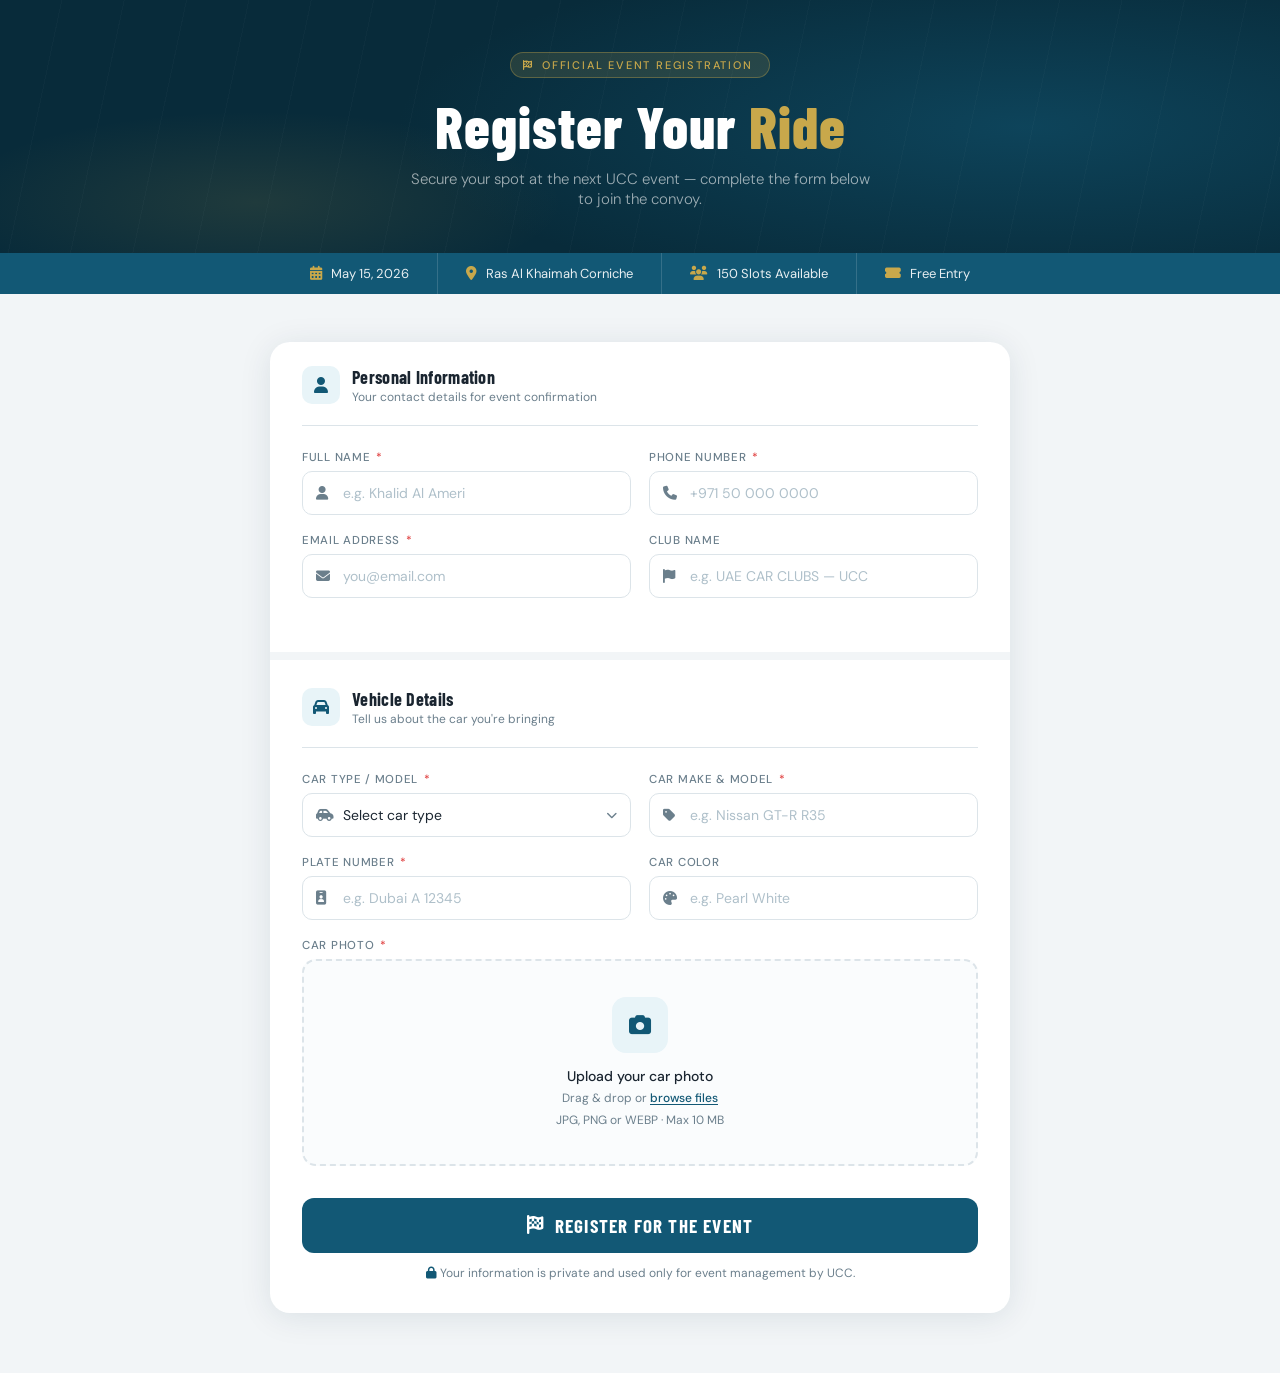
<file: register.html>
<!DOCTYPE html>
<html lang="en">
<head>
  <meta charset="UTF-8">
  <meta name="viewport" content="width=device-width, initial-scale=1.0">
  <title>Event Registration — UAE CAR CLUBS (UCC)</title>
  <link rel="preconnect" href="https://fonts.googleapis.com">
  <link rel="preconnect" href="https://fonts.gstatic.com" crossorigin>
  <link href="https://fonts.googleapis.com/css2?family=Barlow+Condensed:wght@400;600;700;800&family=DM+Sans:ital,wght@0,300;0,400;0,500;1,300&display=swap" rel="stylesheet">
  <link rel="stylesheet" href="https://cdnjs.cloudflare.com/ajax/libs/font-awesome/6.5.0/css/all.min.css">

  <style>
    *, *::before, *::after { box-sizing: border-box; margin: 0; padding: 0; }

    :root {
      --ucc:       #125875;
      --ucc-dark:  #0d3f55;
      --ucc-deep:  #082b3a;
      --ucc-light: #e8f4f8;
      --ucc-glow:  rgba(18, 88, 117, 0.18);
      --gold:      #c8a84b;
      --gold-lt:   #f5e9c7;
      --bg:        #f2f5f7;
      --card:      #ffffff;
      --text:      #1a2530;
      --muted:     #6b7f8c;
      --border:    #dce4e9;
      --radius:    14px;
      --shadow:    0 4px 32px rgba(12, 52, 70, 0.10);
    }

    body {
      font-family: 'DM Sans', sans-serif;
      background: var(--bg);
      color: var(--text);
      min-height: 100vh;
      overflow-x: hidden;
    }

    /* ── HERO HEADER ── */
    .reg-hero {
      background: var(--ucc-deep);
      position: relative;
      overflow: hidden;
      padding: 52px 24px 44px;
      text-align: center;
    }

    .reg-hero::before {
      content: '';
      position: absolute;
      inset: 0;
      background:
        radial-gradient(ellipse 70% 100% at 80% 50%, rgba(18,88,117,0.55) 0%, transparent 70%),
        radial-gradient(ellipse 40% 60% at 20% 80%, rgba(200,168,75,0.12) 0%, transparent 60%);
      pointer-events: none;
    }

    /* Decorative speed lines */
    .reg-hero::after {
      content: '';
      position: absolute;
      top: 0; left: 0; right: 0; bottom: 0;
      background-image:
        repeating-linear-gradient(
          102deg,
          transparent,
          transparent 60px,
          rgba(255,255,255,0.018) 60px,
          rgba(255,255,255,0.018) 61px
        );
      pointer-events: none;
    }

    .hero-badge {
      display: inline-flex;
      align-items: center;
      gap: 8px;
      background: rgba(200,168,75,0.15);
      border: 1px solid rgba(200,168,75,0.35);
      color: var(--gold);
      font-size: 11px;
      font-weight: 500;
      letter-spacing: 1.8px;
      text-transform: uppercase;
      padding: 5px 16px 5px 12px;
      border-radius: 40px;
      margin-bottom: 18px;
      position: relative;
      z-index: 1;
    }

    .hero-badge i { font-size: 10px; }

    .reg-hero h1 {
      font-family: 'Barlow Condensed', sans-serif;
      font-size: clamp(36px, 6vw, 58px);
      font-weight: 800;
      color: #fff;
      letter-spacing: 1px;
      line-height: 1.05;
      position: relative;
      z-index: 1;
    }

    .reg-hero h1 span {
      color: var(--gold);
    }

    .reg-hero p {
      color: rgba(255,255,255,0.6);
      font-size: 15px;
      margin-top: 12px;
      font-weight: 300;
      position: relative;
      z-index: 1;
      max-width: 460px;
      margin-left: auto;
      margin-right: auto;
    }

    /* Event info strip */
    .event-strip {
      background: var(--ucc);
      display: flex;
      justify-content: center;
      flex-wrap: wrap;
      gap: 0;
    }

    .event-strip-item {
      display: flex;
      align-items: center;
      gap: 9px;
      padding: 12px 28px;
      color: rgba(255,255,255,0.9);
      font-size: 13px;
      font-weight: 400;
      border-right: 1px solid rgba(255,255,255,0.15);
    }

    .event-strip-item:last-child { border-right: none; }
    .event-strip-item i { color: var(--gold); font-size: 14px; }

    /* ── FORM CARD ── */
    .form-wrapper {
      max-width: 780px;
      margin: 48px auto 60px;
      padding: 0 20px;
    }

    .form-card {
      background: var(--card);
      border-radius: 20px;
      box-shadow: var(--shadow);
      overflow: hidden;
      animation: slideUp 0.6s ease both;
    }

    @keyframes slideUp {
      from { opacity: 0; transform: translateY(28px); }
      to   { opacity: 1; transform: translateY(0); }
    }

    /* Section header inside card */
    .form-section-head {
      display: flex;
      align-items: center;
      gap: 12px;
      padding: 24px 32px 0;
      margin-bottom: 20px;
    }

    .section-icon {
      width: 38px;
      height: 38px;
      border-radius: 10px;
      background: var(--ucc-light);
      display: flex;
      align-items: center;
      justify-content: center;
      flex-shrink: 0;
    }

    .section-icon i { color: var(--ucc); font-size: 16px; }

    .section-label h3 {
      font-family: 'Barlow Condensed', sans-serif;
      font-size: 18px;
      font-weight: 700;
      color: var(--text);
      letter-spacing: 0.3px;
    }

    .section-label p {
      font-size: 12px;
      color: var(--muted);
      margin-top: 1px;
    }

    .form-divider {
      height: 1px;
      background: var(--border);
      margin: 0 32px 24px;
    }

    /* ── GRID FIELDS ── */
    .form-body {
      padding: 0 32px 32px;
    }

    .form-row {
      display: grid;
      grid-template-columns: 1fr 1fr;
      gap: 18px;
      margin-bottom: 18px;
    }

    .form-row.full {
      grid-template-columns: 1fr;
    }

    .field-group {
      display: flex;
      flex-direction: column;
      gap: 6px;
    }

    .field-group label {
      font-size: 11.5px;
      font-weight: 500;
      color: var(--muted);
      text-transform: uppercase;
      letter-spacing: 0.7px;
    }

    .field-group label span.req {
      color: #e04040;
      margin-left: 2px;
    }

    .input-wrap {
      position: relative;
    }

    .input-wrap i {
      position: absolute;
      left: 14px;
      top: 50%;
      transform: translateY(-50%);
      color: var(--muted);
      font-size: 14px;
      pointer-events: none;
      transition: color 0.2s;
    }

    .input-wrap input,
    .input-wrap select {
      width: 100%;
      padding: 12px 14px 12px 40px;
      border: 1.5px solid var(--border);
      border-radius: 10px;
      font-family: 'DM Sans', sans-serif;
      font-size: 14px;
      color: var(--text);
      background: #fff;
      outline: none;
      transition: border-color 0.2s, box-shadow 0.2s;
      appearance: none;
      -webkit-appearance: none;
    }

    .input-wrap input::placeholder { color: #afc0ca; }

    .input-wrap input:focus,
    .input-wrap select:focus {
      border-color: var(--ucc);
      box-shadow: 0 0 0 3px var(--ucc-glow);
    }

    .input-wrap:focus-within i { color: var(--ucc); }

    /* Select arrow */
    .select-wrap::after {
      content: '\f078';
      font-family: 'Font Awesome 6 Free';
      font-weight: 900;
      position: absolute;
      right: 14px;
      top: 50%;
      transform: translateY(-50%);
      color: var(--muted);
      font-size: 11px;
      pointer-events: none;
    }

    /* Section spacer between personal / car */
    .section-gap {
      height: 8px;
      background: var(--bg);
      margin: 4px 0;
    }

    /* ── IMAGE UPLOAD ── */
    .upload-zone {
      border: 2px dashed var(--border);
      border-radius: 14px;
      padding: 36px 24px;
      text-align: center;
      cursor: pointer;
      transition: border-color 0.25s, background 0.25s;
      position: relative;
      overflow: hidden;
      background: #fafcfd;
    }

    .upload-zone:hover {
      border-color: var(--ucc);
      background: var(--ucc-light);
    }

    .upload-zone.has-image {
      border-color: var(--ucc);
      padding: 0;
      border-style: solid;
    }

    .upload-zone input[type="file"] {
      position: absolute;
      inset: 0;
      opacity: 0;
      cursor: pointer;
      width: 100%;
      height: 100%;
    }

    .upload-icon {
      width: 56px;
      height: 56px;
      background: var(--ucc-light);
      border-radius: 14px;
      display: flex;
      align-items: center;
      justify-content: center;
      margin: 0 auto 14px;
    }

    .upload-icon i { color: var(--ucc); font-size: 22px; }

    .upload-zone h4 {
      font-size: 14px;
      font-weight: 500;
      color: var(--text);
      margin-bottom: 5px;
    }

    .upload-zone p {
      font-size: 12px;
      color: var(--muted);
    }

    .upload-zone .browse {
      color: var(--ucc);
      font-weight: 500;
      text-decoration: underline;
      text-underline-offset: 2px;
    }

    #preview-img {
      width: 100%;
      max-height: 260px;
      object-fit: cover;
      border-radius: 12px;
      display: none;
    }

    .remove-img {
      position: absolute;
      top: 10px;
      right: 10px;
      background: rgba(0,0,0,0.6);
      color: #fff;
      border: none;
      border-radius: 50%;
      width: 28px;
      height: 28px;
      cursor: pointer;
      font-size: 12px;
      display: none;
      align-items: center;
      justify-content: center;
      z-index: 2;
    }

    /* ── SUBMIT BUTTON ── */
    .submit-area {
      padding: 0 32px 32px;
    }

    .submit-btn {
      width: 100%;
      padding: 16px;
      background: var(--ucc);
      color: #fff;
      border: none;
      border-radius: 12px;
      font-family: 'Barlow Condensed', sans-serif;
      font-size: 19px;
      font-weight: 700;
      letter-spacing: 1.2px;
      text-transform: uppercase;
      cursor: pointer;
      display: flex;
      align-items: center;
      justify-content: center;
      gap: 10px;
      transition: background 0.2s, transform 0.15s, box-shadow 0.2s;
      position: relative;
      overflow: hidden;
    }

    .submit-btn::before {
      content: '';
      position: absolute;
      inset: 0;
      background: linear-gradient(90deg, transparent, rgba(255,255,255,0.08), transparent);
      transform: translateX(-100%);
      transition: transform 0.5s;
    }

    .submit-btn:hover {
      background: var(--ucc-dark);
      transform: translateY(-1px);
      box-shadow: 0 8px 24px rgba(18,88,117,0.35);
    }

    .submit-btn:hover::before { transform: translateX(100%); }

    .submit-btn:active { transform: translateY(0); }

    .submit-note {
      text-align: center;
      font-size: 12px;
      color: var(--muted);
      margin-top: 12px;
    }

    .submit-note i { color: var(--ucc); }

    /* ── SUCCESS STATE ── */
    .success-overlay {
      display: none;
      flex-direction: column;
      align-items: center;
      justify-content: center;
      padding: 60px 32px;
      text-align: center;
    }

    .success-overlay.show { display: flex; }

    .success-circle {
      width: 80px;
      height: 80px;
      background: var(--ucc-light);
      border-radius: 50%;
      display: flex;
      align-items: center;
      justify-content: center;
      margin-bottom: 20px;
      animation: popIn 0.5s cubic-bezier(0.34,1.56,0.64,1) both;
    }

    @keyframes popIn {
      from { transform: scale(0.3); opacity: 0; }
      to   { transform: scale(1); opacity: 1; }
    }

    .success-circle i { color: var(--ucc); font-size: 32px; }

    .success-overlay h2 {
      font-family: 'Barlow Condensed', sans-serif;
      font-size: 28px;
      font-weight: 800;
      color: var(--text);
      margin-bottom: 8px;
    }

    .success-overlay p { font-size: 14px; color: var(--muted); max-width: 320px; }

    /* ── RESPONSIVE ── */
    @media (max-width: 600px) {
      .form-row { grid-template-columns: 1fr; }
      .form-body { padding: 0 20px 28px; }
      .form-section-head { padding: 20px 20px 0; }
      .form-divider { margin: 0 20px 20px; }
      .submit-area { padding: 0 20px 28px; }
      .event-strip-item { padding: 10px 16px; font-size: 12px; }
    }
  </style>
</head>
<body>

  <!-- HERO -->
  <header class="reg-hero">
    <div class="hero-badge">
      <i class="fas fa-flag-checkered"></i>
      Official Event Registration
    </div>
    <h1>Register Your <span>Ride</span></h1>
    <p>Secure your spot at the next UCC event — complete the form below to join the convoy.</p>
  </header>

  <!-- EVENT INFO STRIP -->
  <div class="event-strip">
    <div class="event-strip-item">
      <i class="fas fa-calendar-alt"></i>
      <span>May 15, 2026</span>
    </div>
    <div class="event-strip-item">
      <i class="fas fa-map-marker-alt"></i>
      <span>Ras Al Khaimah Corniche</span>
    </div>
    <div class="event-strip-item">
      <i class="fas fa-users"></i>
      <span>150 Slots Available</span>
    </div>
    <div class="event-strip-item">
      <i class="fas fa-ticket-alt"></i>
      <span>Free Entry</span>
    </div>
  </div>

  <!-- FORM -->
  <div class="form-wrapper">
    <div class="form-card" id="form-card">

      <!-- ═══ PERSONAL INFO ═══ -->
      <div class="form-section-head">
        <div class="section-icon"><i class="fas fa-user"></i></div>
        <div class="section-label">
          <h3>Personal Information</h3>
          <p>Your contact details for event confirmation</p>
        </div>
      </div>
      <div class="form-divider"></div>

      <div class="form-body">
        <div class="form-row">
          <div class="field-group">
            <label>Full Name <span class="req">*</span></label>
            <div class="input-wrap">
              <i class="fas fa-user"></i>
              <input type="text" id="name" placeholder="e.g. Khalid Al Ameri" required>
            </div>
          </div>
          <div class="field-group">
            <label>Phone Number <span class="req">*</span></label>
            <div class="input-wrap">
              <i class="fas fa-phone"></i>
              <input type="tel" id="phone" placeholder="+971 50 000 0000" required>
            </div>
          </div>
        </div>

        <div class="form-row">
          <div class="field-group">
            <label>Email Address <span class="req">*</span></label>
            <div class="input-wrap">
              <i class="fas fa-envelope"></i>
              <input type="email" id="email" placeholder="you@email.com" required>
            </div>
          </div>
          <div class="field-group">
            <label>Club Name</label>
            <div class="input-wrap">
              <i class="fas fa-flag"></i>
              <input type="text" id="club" placeholder="e.g. UAE CAR CLUBS — UCC">
            </div>
          </div>
        </div>
      </div>

      <div class="section-gap"></div>

      <!-- ═══ CAR DETAILS ═══ -->
      <div class="form-section-head">
        <div class="section-icon"><i class="fas fa-car"></i></div>
        <div class="section-label">
          <h3>Vehicle Details</h3>
          <p>Tell us about the car you're bringing</p>
        </div>
      </div>
      <div class="form-divider"></div>

      <div class="form-body">
        <div class="form-row">
          <div class="field-group">
            <label>Car Type / Model <span class="req">*</span></label>
            <div class="input-wrap select-wrap">
              <i class="fas fa-car-side"></i>
              <select id="car-type" required>
                <option value="" disabled selected>Select car type</option>
                <option>Sports Car</option>
                <option>SUV / 4x4</option>
                <option>Supercar / Hypercar</option>
                <option>Classic / Vintage</option>
                <option>Muscle Car</option>
                <option>Modified / Tuned</option>
                <option>Motorcycle / Bike</option>
                <option>Other</option>
              </select>
            </div>
          </div>
          <div class="field-group">
            <label>Car Make & Model <span class="req">*</span></label>
            <div class="input-wrap">
              <i class="fas fa-tag"></i>
              <input type="text" id="car-model" placeholder="e.g. Nissan GT-R R35" required>
            </div>
          </div>
        </div>

        <div class="form-row">
          <div class="field-group">
            <label>Plate Number <span class="req">*</span></label>
            <div class="input-wrap">
              <i class="fas fa-id-badge"></i>
              <input type="text" id="plate" placeholder="e.g. Dubai A 12345" required>
            </div>
          </div>
          <div class="field-group">
            <label>Car Color</label>
            <div class="input-wrap">
              <i class="fas fa-palette"></i>
              <input type="text" id="car-color" placeholder="e.g. Pearl White">
            </div>
          </div>
        </div>

        <!-- IMAGE UPLOAD — full row -->
        <div class="form-row full" style="margin-bottom: 0;">
          <div class="field-group">
            <label>Car Photo <span class="req">*</span></label>
            <div class="upload-zone" id="upload-zone">
              <input type="file" id="car-image" accept="image/*" onchange="handleImage(event)">
              <img id="preview-img" alt="Car preview">
              <button class="remove-img" id="remove-btn" onclick="removeImage(event)" title="Remove image">
                <i class="fas fa-times"></i>
              </button>
              <div id="upload-placeholder">
                <div class="upload-icon"><i class="fas fa-camera"></i></div>
                <h4>Upload your car photo</h4>
                <p>Drag & drop or <span class="browse">browse files</span></p>
                <p style="margin-top:6px;">JPG, PNG or WEBP · Max 10 MB</p>
              </div>
            </div>
          </div>
        </div>
      </div>

      <!-- SUBMIT -->
      <div class="submit-area">
        <button class="submit-btn" id="submit-btn" onclick="submitForm()">
          <i class="fas fa-flag-checkered"></i>
          Register for the Event
        </button>
        <p class="submit-note">
          <i class="fas fa-lock"></i>
          Your information is private and used only for event management by UCC.
        </p>
      </div>

      <!-- SUCCESS -->
      <div class="success-overlay" id="success-view">
        <div class="success-circle"><i class="fas fa-check"></i></div>
        <h2>You're Registered!</h2>
        <p>Welcome to the UCC event. Check your email for confirmation details. See you on May 15th!</p>
      </div>

    </div>
  </div>

  <script>
    // ── Image preview ────────────────────────────────────────
    function handleImage(e) {
      const file = e.target.files[0];
      if (!file) return;
      const reader = new FileReader();
      reader.onload = function(ev) {
        const zone        = document.getElementById('upload-zone');
        const preview     = document.getElementById('preview-img');
        const placeholder = document.getElementById('upload-placeholder');
        const removeBtn   = document.getElementById('remove-btn');
        preview.src = ev.target.result;
        preview.style.display = 'block';
        placeholder.style.display = 'none';
        removeBtn.style.display = 'flex';
        zone.classList.add('has-image');
      };
      reader.readAsDataURL(file);
    }

    function removeImage(e) {
      e.preventDefault();
      e.stopPropagation();
      document.getElementById('preview-img').src = '';
      document.getElementById('preview-img').style.display = 'none';
      document.getElementById('upload-placeholder').style.display = 'block';
      document.getElementById('remove-btn').style.display = 'none';
      document.getElementById('upload-zone').classList.remove('has-image');
      document.getElementById('car-image').value = '';
    }

    // ── Shake animation on error ─────────────────────────────
    function shakeCard() {
      const card = document.getElementById('form-card');
      card.style.transition = 'transform 0.08s';
      let i = 0;
      const shake = setInterval(() => {
        card.style.transform = i % 2 === 0 ? 'translateX(7px)' : 'translateX(-7px)';
        if (++i > 6) { clearInterval(shake); card.style.transform = 'translateX(0)'; }
      }, 60);
    }

    // ── Show inline error message ────────────────────────────
    function showError(msg) {
      let err = document.getElementById('form-error');
      if (!err) {
        err = document.createElement('div');
        err.id = 'form-error';
        err.style.cssText = `
          background:#fef2f2; border:1px solid #fca5a5; color:#b91c1c;
          border-radius:10px; padding:12px 16px; font-size:13px;
          margin:0 32px 20px; display:flex; align-items:center; gap:10px;
        `;
        document.querySelector('.submit-area').before(err);
      }
      err.innerHTML = `<i class="fas fa-exclamation-circle"></i> ${msg}`;
      err.style.display = 'flex';
    }

    function clearError() {
      const err = document.getElementById('form-error');
      if (err) err.style.display = 'none';
    }

    // ── Set button loading state ─────────────────────────────
    function setLoading(on) {
      const btn = document.getElementById('submit-btn');
      if (on) {
        btn.disabled = true;
        btn.innerHTML = '<i class="fas fa-spinner fa-spin"></i> Submitting…';
        btn.style.opacity = '0.75';
      } else {
        btn.disabled = false;
        btn.innerHTML = '<i class="fas fa-flag-checkered"></i> Register for the Event';
        btn.style.opacity = '1';
      }
    }

    // ── Main submit ──────────────────────────────────────────
    async function submitForm() {
      clearError();

      // Client-side validation
      const name  = document.getElementById('name').value.trim();
      const phone = document.getElementById('phone').value.trim();
      const email = document.getElementById('email').value.trim();
      const carT  = document.getElementById('car-type').value;
      const carM  = document.getElementById('car-model').value.trim();
      const plate = document.getElementById('plate').value.trim();

      if (!name || !phone || !email || !carT || !carM || !plate) {
        showError('Please fill in all required fields before submitting.');
        shakeCard();
        return;
      }

      // Build FormData (handles file upload automatically)
      const fd = new FormData();
      fd.append('full_name',  name);
      fd.append('phone',      phone);
      fd.append('email',      email);
      fd.append('club_name',  document.getElementById('club').value.trim());
      fd.append('car_type',   carT);
      fd.append('car_model',  carM);
      fd.append('plate',      plate);
      fd.append('car_color',  document.getElementById('car-color').value.trim());

      const imgFile = document.getElementById('car-image').files[0];
      if (imgFile) fd.append('car_image', imgFile);

      setLoading(true);

      try {
        const res  = await fetch('submit_registration.php', { method: 'POST', body: fd });
        const data = await res.json();

        if (data.success) {
          // Show success screen
          document.querySelectorAll('.form-section-head, .form-body, .form-divider, .section-gap, .submit-area, #form-error')
            .forEach(el => { if (el) el.style.display = 'none'; });
          document.getElementById('success-view').classList.add('show');
        } else {
          showError(data.message || 'Something went wrong. Please try again.');
          shakeCard();
          setLoading(false);
        }
      } catch (err) {
        showError('Network error — please check your connection and try again.');
        shakeCard();
        setLoading(false);
      }
    }
  </script>
</body>
</html>
</file>
